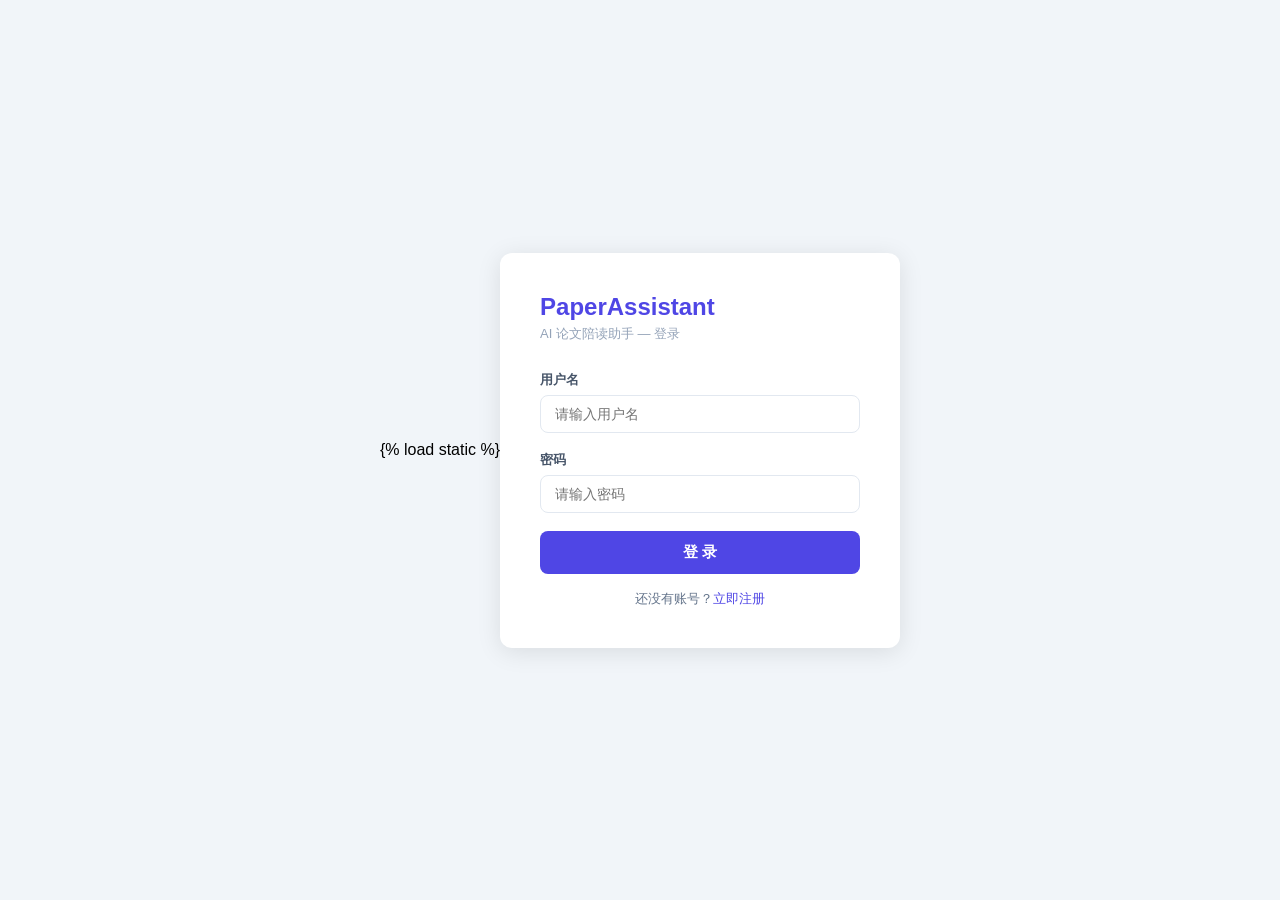
<file: reader/templates/reader/login.html>
<!DOCTYPE html>
<html lang="zh-CN">
<head>
    <meta charset="UTF-8">
    <meta name="viewport" content="width=device-width, initial-scale=1.0">
    <title>登录 - PaperAssistant</title>
    {% load static %}
    <style>
        *, *::before, *::after { box-sizing: border-box; margin: 0; padding: 0; }
        body {
            font-family: -apple-system, BlinkMacSystemFont, "Segoe UI", "PingFang SC", "Microsoft YaHei", sans-serif;
            background: #f1f5f9;
            display: flex; align-items: center; justify-content: center; min-height: 100vh;
        }
        .auth-card {
            background: #fff; border-radius: 12px; box-shadow: 0 4px 24px rgba(0,0,0,.1);
            padding: 40px; width: 400px; max-width: 95vw;
        }
        .auth-card h1 { font-size: 24px; color: #4f46e5; margin-bottom: 4px; }
        .auth-card .subtitle { font-size: 13px; color: #94a3b8; margin-bottom: 28px; }
        .form-group { margin-bottom: 18px; }
        .form-group label { display: block; font-size: 13px; font-weight: 600; color: #475569; margin-bottom: 6px; }
        .form-group input {
            width: 100%; padding: 10px 14px; border: 1px solid #e2e8f0; border-radius: 8px;
            font-size: 14px; outline: none; transition: border-color .15s;
        }
        .form-group input:focus { border-color: #4f46e5; box-shadow: 0 0 0 3px rgba(79,70,229,.15); }
        .btn-submit {
            width: 100%; padding: 12px; background: #4f46e5; color: #fff; border: none;
            border-radius: 8px; font-size: 15px; font-weight: 600; cursor: pointer; transition: background .15s;
        }
        .btn-submit:hover { background: #4338ca; }
        .btn-submit:disabled { opacity: .6; cursor: not-allowed; }
        .error-msg { color: #ef4444; font-size: 13px; margin-bottom: 12px; display: none; }
        .auth-link { text-align: center; margin-top: 16px; font-size: 13px; color: #64748b; }
        .auth-link a { color: #4f46e5; text-decoration: none; font-weight: 500; }
        .auth-link a:hover { text-decoration: underline; }
    </style>
</head>
<body>
    <div class="auth-card">
        <h1>PaperAssistant</h1>
        <p class="subtitle">AI 论文陪读助手 — 登录</p>
        <div id="errorMsg" class="error-msg"></div>
        <div class="form-group">
            <label for="username">用户名</label>
            <input type="text" id="username" placeholder="请输入用户名" autocomplete="username">
        </div>
        <div class="form-group">
            <label for="password">密码</label>
            <input type="password" id="password" placeholder="请输入密码" autocomplete="current-password">
        </div>
        <button id="submitBtn" class="btn-submit">登 录</button>
        <p class="auth-link">还没有账号？<a href="/register/">立即注册</a></p>
    </div>

    <script>
        function getCookie(name) {
            let value = null;
            if (document.cookie && document.cookie !== '') {
                for (let c of document.cookie.split(';')) {
                    c = c.trim();
                    if (c.startsWith(name + '=')) { value = decodeURIComponent(c.substring(name.length + 1)); break; }
                }
            }
            return value;
        }
        const csrftoken = getCookie('csrftoken');
        const errorEl = document.getElementById('errorMsg');
        const submitBtn = document.getElementById('submitBtn');

        document.getElementById('password').addEventListener('keydown', function(e) {
            if (e.key === 'Enter') doLogin();
        });

        document.getElementById('submitBtn').addEventListener('click', doLogin);

        async function doLogin() {
            const username = document.getElementById('username').value.trim();
            const password = document.getElementById('password').value;
            if (!username || !password) {
                errorEl.textContent = '请输入用户名和密码';
                errorEl.style.display = 'block';
                return;
            }
            submitBtn.disabled = true;
            submitBtn.textContent = '登录中...';
            errorEl.style.display = 'none';
            try {
                const res = await fetch('/login/', {
                    method: 'POST',
                    headers: { 'Content-Type': 'application/json', 'X-CSRFToken': csrftoken },
                    body: JSON.stringify({ username, password }),
                });
                if (!res.ok) {
                    const data = await res.json().catch(() => ({}));
                    throw new Error(data.error || '登录失败');
                }
                window.location.href = '/';
            } catch (err) {
                errorEl.textContent = err.message;
                errorEl.style.display = 'block';
            } finally {
                submitBtn.disabled = false;
                submitBtn.textContent = '登 录';
            }
        }
    </script>
</body>
</html>
</file>
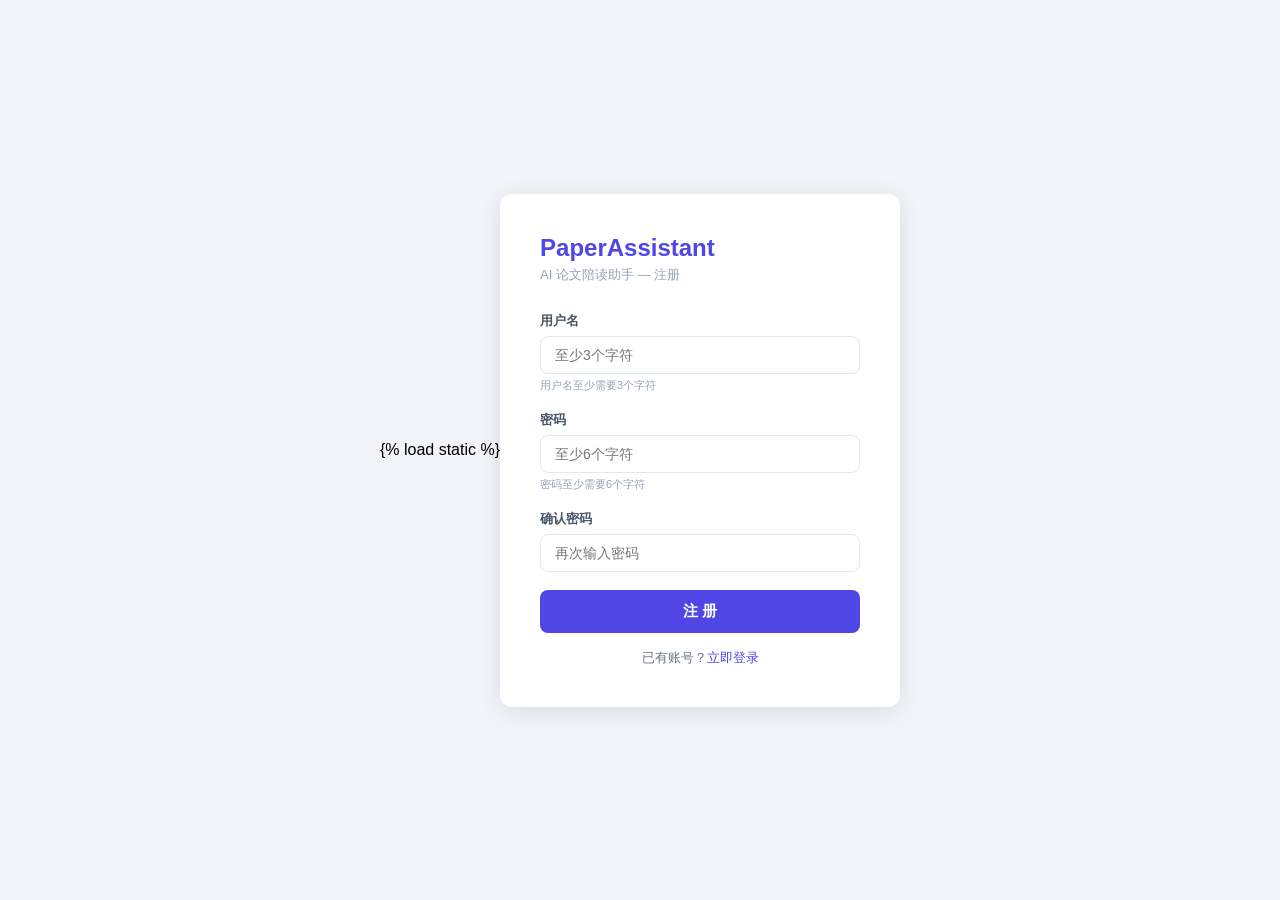
<file: reader/templates/reader/register.html>
<!DOCTYPE html>
<html lang="zh-CN">
<head>
    <meta charset="UTF-8">
    <meta name="viewport" content="width=device-width, initial-scale=1.0">
    <title>注册 - PaperAssistant</title>
    {% load static %}
    <style>
        *, *::before, *::after { box-sizing: border-box; margin: 0; padding: 0; }
        body {
            font-family: -apple-system, BlinkMacSystemFont, "Segoe UI", "PingFang SC", "Microsoft YaHei", sans-serif;
            background: #f1f5f9;
            display: flex; align-items: center; justify-content: center; min-height: 100vh;
        }
        .auth-card {
            background: #fff; border-radius: 12px; box-shadow: 0 4px 24px rgba(0,0,0,.1);
            padding: 40px; width: 400px; max-width: 95vw;
        }
        .auth-card h1 { font-size: 24px; color: #4f46e5; margin-bottom: 4px; }
        .auth-card .subtitle { font-size: 13px; color: #94a3b8; margin-bottom: 28px; }
        .form-group { margin-bottom: 18px; }
        .form-group label { display: block; font-size: 13px; font-weight: 600; color: #475569; margin-bottom: 6px; }
        .form-group input {
            width: 100%; padding: 10px 14px; border: 1px solid #e2e8f0; border-radius: 8px;
            font-size: 14px; outline: none; transition: border-color .15s;
        }
        .form-group input:focus { border-color: #4f46e5; box-shadow: 0 0 0 3px rgba(79,70,229,.15); }
        .btn-submit {
            width: 100%; padding: 12px; background: #4f46e5; color: #fff; border: none;
            border-radius: 8px; font-size: 15px; font-weight: 600; cursor: pointer; transition: background .15s;
        }
        .btn-submit:hover { background: #4338ca; }
        .btn-submit:disabled { opacity: .6; cursor: not-allowed; }
        .error-msg { color: #ef4444; font-size: 13px; margin-bottom: 12px; display: none; }
        .hint { font-size: 11px; color: #94a3b8; margin-top: 4px; }
        .auth-link { text-align: center; margin-top: 16px; font-size: 13px; color: #64748b; }
        .auth-link a { color: #4f46e5; text-decoration: none; font-weight: 500; }
        .auth-link a:hover { text-decoration: underline; }
    </style>
</head>
<body>
    <div class="auth-card">
        <h1>PaperAssistant</h1>
        <p class="subtitle">AI 论文陪读助手 — 注册</p>
        <div id="errorMsg" class="error-msg"></div>
        <div class="form-group">
            <label for="username">用户名</label>
            <input type="text" id="username" placeholder="至少3个字符" autocomplete="username">
            <p class="hint">用户名至少需要3个字符</p>
        </div>
        <div class="form-group">
            <label for="password">密码</label>
            <input type="password" id="password" placeholder="至少6个字符" autocomplete="new-password">
            <p class="hint">密码至少需要6个字符</p>
        </div>
        <div class="form-group">
            <label for="password2">确认密码</label>
            <input type="password" id="password2" placeholder="再次输入密码">
        </div>
        <button id="submitBtn" class="btn-submit">注 册</button>
        <p class="auth-link">已有账号？<a href="/login/">立即登录</a></p>
    </div>

    <script>
        function getCookie(name) {
            let value = null;
            if (document.cookie && document.cookie !== '') {
                for (let c of document.cookie.split(';')) {
                    c = c.trim();
                    if (c.startsWith(name + '=')) { value = decodeURIComponent(c.substring(name.length + 1)); break; }
                }
            }
            return value;
        }
        const csrftoken = getCookie('csrftoken');
        const errorEl = document.getElementById('errorMsg');
        const submitBtn = document.getElementById('submitBtn');

        document.getElementById('password2').addEventListener('keydown', function(e) {
            if (e.key === 'Enter') doRegister();
        });

        document.getElementById('submitBtn').addEventListener('click', doRegister);

        async function doRegister() {
            const username = document.getElementById('username').value.trim();
            const password = document.getElementById('password').value;
            const password2 = document.getElementById('password2').value;
            if (!username || !password) {
                errorEl.textContent = '请输入用户名和密码';
                errorEl.style.display = 'block';
                return;
            }
            if (password !== password2) {
                errorEl.textContent = '两次输入的密码不一致';
                errorEl.style.display = 'block';
                return;
            }
            submitBtn.disabled = true;
            submitBtn.textContent = '注册中...';
            errorEl.style.display = 'none';
            try {
                const res = await fetch('/register/', {
                    method: 'POST',
                    headers: { 'Content-Type': 'application/json', 'X-CSRFToken': csrftoken },
                    body: JSON.stringify({ username, password, password2 }),
                });
                if (!res.ok) {
                    const data = await res.json().catch(() => ({}));
                    throw new Error(data.error || '注册失败');
                }
                window.location.href = '/';
            } catch (err) {
                errorEl.textContent = err.message;
                errorEl.style.display = 'block';
            } finally {
                submitBtn.disabled = false;
                submitBtn.textContent = '注 册';
            }
        }
    </script>
</body>
</html>
</file>
